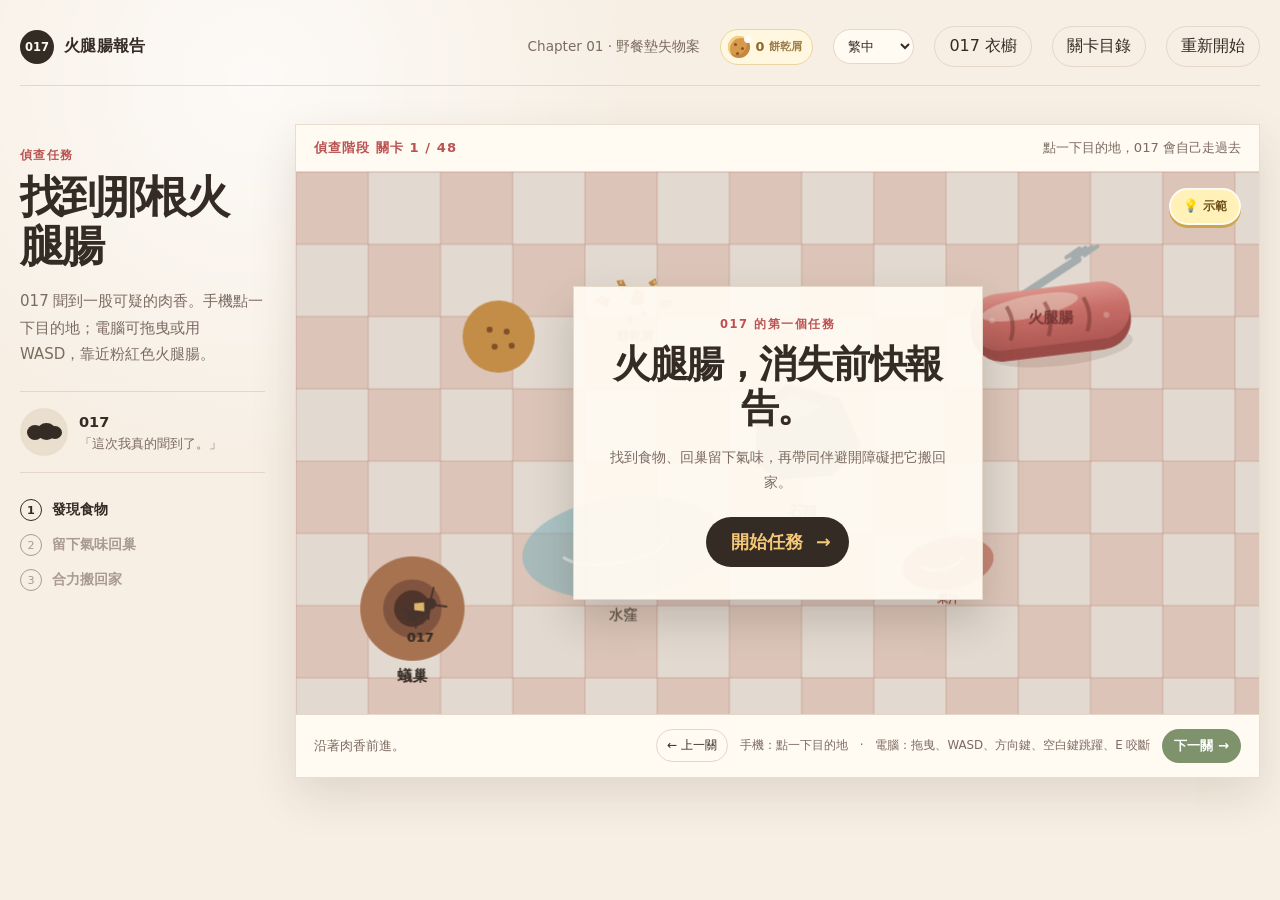
<file: index.html>
<!doctype html>
<html lang="zh-Hant">
  <head>
    <meta charset="UTF-8" />
    <meta name="viewport" content="width=device-width, initial-scale=1.0" />
    <meta name="theme-color" content="#f7efe4" />
    <title>017：火腿腸報告</title>
    <link rel="stylesheet" href="styles.css" />
  </head>
  <body>
    <main class="shell">
      <header class="topbar">
        <a class="brand" href="#" aria-label="重新開始遊戲">
          <span class="brand-mark">017</span>
          <span data-i18n="brandTitle">火腿腸報告</span>
        </a>
        <div class="topbar-note" data-i18n="chapter">Chapter 01 · 野餐墊失物案</div>
        <span class="crumb-bank" id="crumbBank" aria-label="017 的餅乾屑"><i class="crumb-icon" aria-hidden="true"></i><b>0</b><small>餅乾屑</small></span>
        <label class="language-picker" for="languageSelect"><span class="sr-only">Language</span><select id="languageSelect" aria-label="Language"><option value="zh-Hant">繁中</option><option value="en">EN</option><option value="ja">日本語</option></select></label>
        <button class="quiet-button" id="wardrobeButton" type="button">017 衣櫥</button>
        <button class="quiet-button" id="levelMenuButton" type="button" data-i18n="levelMenu">關卡目錄</button>
        <button class="quiet-button" id="resetButton" type="button" data-i18n="restart">重新開始</button>
      </header>

      <section class="game-layout" aria-label="遊戲畫面">
        <aside class="story-panel">
          <p class="eyebrow" id="phaseKicker">偵查任務</p>
          <h1 id="missionTitle">找到那根火腿腸</h1>
          <p class="mission-copy" id="missionCopy">017 聞到一股可疑的肉香。拖曳牠穿過野餐墊，靠近粉紅色火腿腸。</p>
          <div class="character-card">
            <div class="portrait" aria-hidden="true"><span></span><span></span><span></span></div>
            <div>
              <strong>017</strong>
              <p id="characterLine">「這次我真的聞到了。」</p>
            </div>
          </div>
          <div class="objective-list" aria-label="任務進度">
            <div class="objective is-active" id="objectiveFind"><span>1</span><b data-i18n="objectiveFind">發現食物</b></div>
            <div class="objective" id="objectiveReturn"><span>2</span><b data-i18n="objectiveReturn">留下氣味回巢</b></div>
            <div class="objective" id="objectiveCarry"><span>3</span><b data-i18n="objectiveCarry">合力搬回家</b></div>
          </div>
        </aside>

        <section class="game-card">
          <div class="game-head">
            <span class="chapter-label"><span id="canvasLabel">偵查階段</span> <span id="levelIndicator">1 / 8</span></span>
            <span class="hint" id="canvasHint">按住並拖曳 017 移動</span>
          </div>
          <div class="canvas-wrap">
            <canvas id="gameCanvas" width="960" height="540" aria-label="017 火腿腸報告遊戲。拖曳主角螞蟻移動。" tabindex="0"></canvas>
            <button class="demo-button" id="demoButton" type="button">💡 示範</button>
            <button class="jump-button" id="jumpButton" type="button" hidden>跳！</button>
            <button class="bridge-button" id="bridgeButton" type="button" hidden>架橋！</button>
            <button class="bite-button" id="biteButton" type="button" hidden>咬斷！</button>
            <div class="overlay is-visible" id="startOverlay">
              <div class="overlay-paper">
                <p class="eyebrow" data-i18n="introEyebrow">017 的第一個任務</p>
                <h2 data-i18n="introTitle">火腿腸，消失前快報告。</h2>
                <p data-i18n="introCopy">找到食物、回巢留下氣味，再帶同伴避開障礙把它搬回家。</p>
                <button class="play-button" id="startButton" type="button"><span data-i18n="start">開始任務</span> <span>→</span></button>
              </div>
            </div>
            <div class="level-overlay" id="levelOverlay" hidden>
              <div class="level-sheet" role="dialog" aria-modal="true" aria-labelledby="levelMenuTitle">
                <div class="level-sheet-head"><div><p class="eyebrow" data-i18n="levelMenuEyebrow">任務目錄</p><h2 id="levelMenuTitle" data-i18n="levelMenuTitle">選擇要偵查的關卡</h2></div><button class="close-menu" id="closeLevelMenu" type="button" aria-label="Close">×</button></div>
                <div class="level-grid" id="levelGrid"></div>
              </div>
            </div>
            <div class="wardrobe-overlay" id="wardrobeOverlay" hidden>
              <div class="wardrobe-sheet" role="dialog" aria-modal="true" aria-labelledby="wardrobeTitle">
                <div class="level-sheet-head"><div><p class="eyebrow" id="wardrobeEyebrow">017 的衣櫥</p><h2 id="wardrobeTitle">用過關得到的餅乾屑換裝</h2></div><button class="close-menu" id="closeWardrobe" type="button" aria-label="Close">×</button></div>
                <p class="wardrobe-balance" id="wardrobeBalance">目前有 0 枚餅乾屑</p>
                <div class="wardrobe-grid" id="wardrobeGrid"></div>
              </div>
            </div>
          </div>
          <div class="game-foot">
            <span id="liveStatus">準備出巢。</span>
            <div class="foot-actions"><button class="back-button" id="backToMenuButton" type="button">← 關卡目錄</button><span class="control-key" data-i18n="controls">手機：拖曳　·　電腦：拖曳、WASD 或方向鍵</span><button class="next-button" id="nextLevelButton" type="button" hidden>下一關 →</button></div>
          </div>
        </section>
      </section>
    </main>
    <script src="poki-adapter.js"></script>
    <script src="game.js?v=20260802-levels48c"></script>
  </body>
</html>
</file>
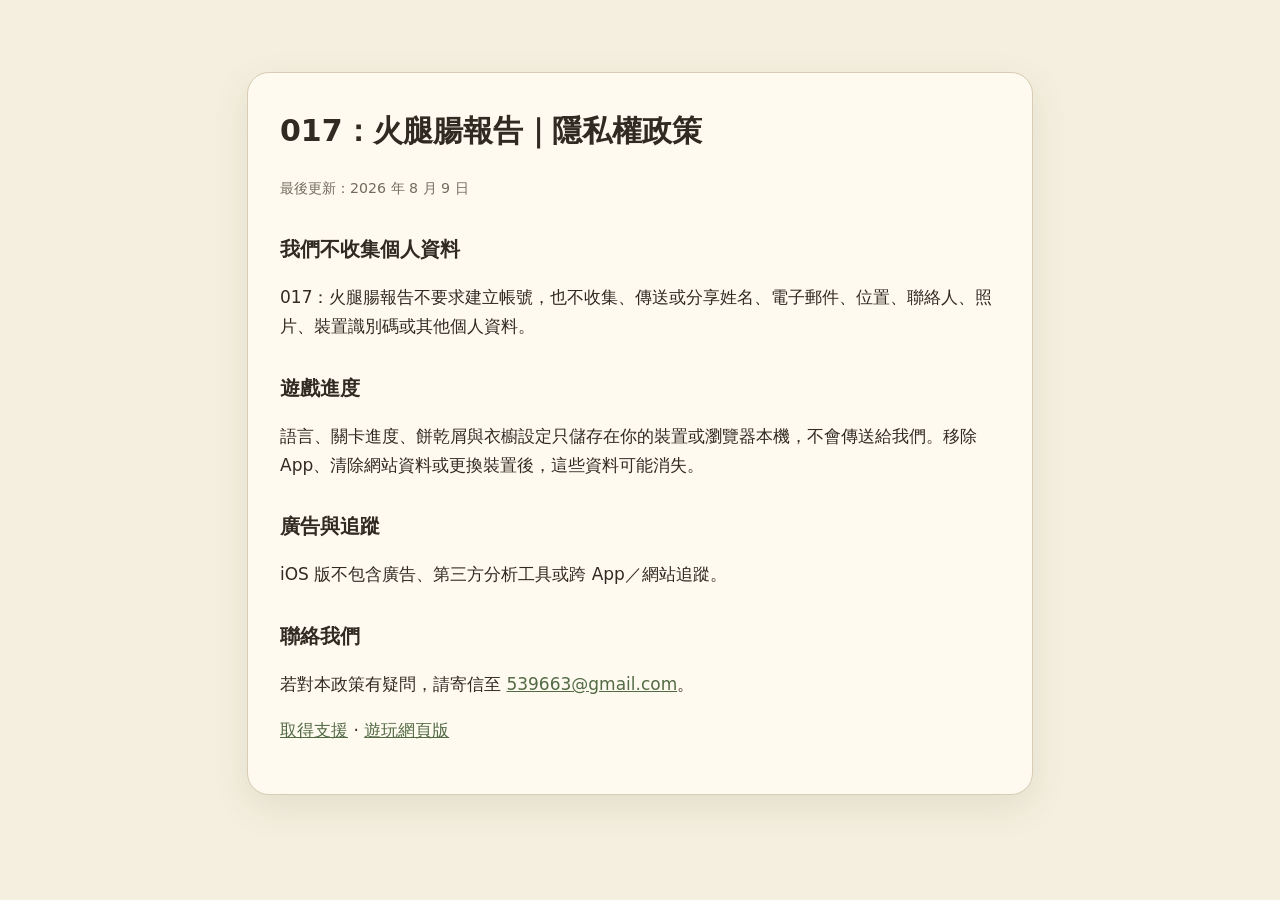
<file: privacy.html>
<!doctype html>
<html lang="zh-Hant">
<head>
  <meta charset="utf-8">
  <meta name="viewport" content="width=device-width,initial-scale=1">
  <title>017：火腿腸報告｜隱私權政策</title>
  <style>body{margin:0;background:#f4efdf;color:#302a22;font:17px/1.7 system-ui,-apple-system,sans-serif}.card{max-width:720px;margin:8vh auto;padding:32px;background:#fffaf0;border:1px solid #d8ccb4;border-radius:22px;box-shadow:0 12px 36px #5c48201a}h1{font-size:30px;margin:0 0 12px}h2{margin-top:30px;font-size:20px}a{color:#536b45}small{color:#746b5e}@media(max-width:760px){.card{margin:0;min-height:100vh;border:0;border-radius:0;box-sizing:border-box;padding:28px 22px}}</style>
</head>
<body><main class="card">
  <h1>017：火腿腸報告｜隱私權政策</h1>
  <p><small>最後更新：2026 年 8 月 9 日</small></p>
  <h2>我們不收集個人資料</h2>
  <p>017：火腿腸報告不要求建立帳號，也不收集、傳送或分享姓名、電子郵件、位置、聯絡人、照片、裝置識別碼或其他個人資料。</p>
  <h2>遊戲進度</h2>
  <p>語言、關卡進度、餅乾屑與衣櫥設定只儲存在你的裝置或瀏覽器本機，不會傳送給我們。移除 App、清除網站資料或更換裝置後，這些資料可能消失。</p>
  <h2>廣告與追蹤</h2>
  <p>iOS 版不包含廣告、第三方分析工具或跨 App／網站追蹤。</p>
  <h2>聯絡我們</h2>
  <p>若對本政策有疑問，請寄信至 <a href="mailto:539663@gmail.com">539663@gmail.com</a>。</p>
  <p><a href="support.html">取得支援</a> · <a href="index.html">遊玩網頁版</a></p>
</main></body></html>
</file>
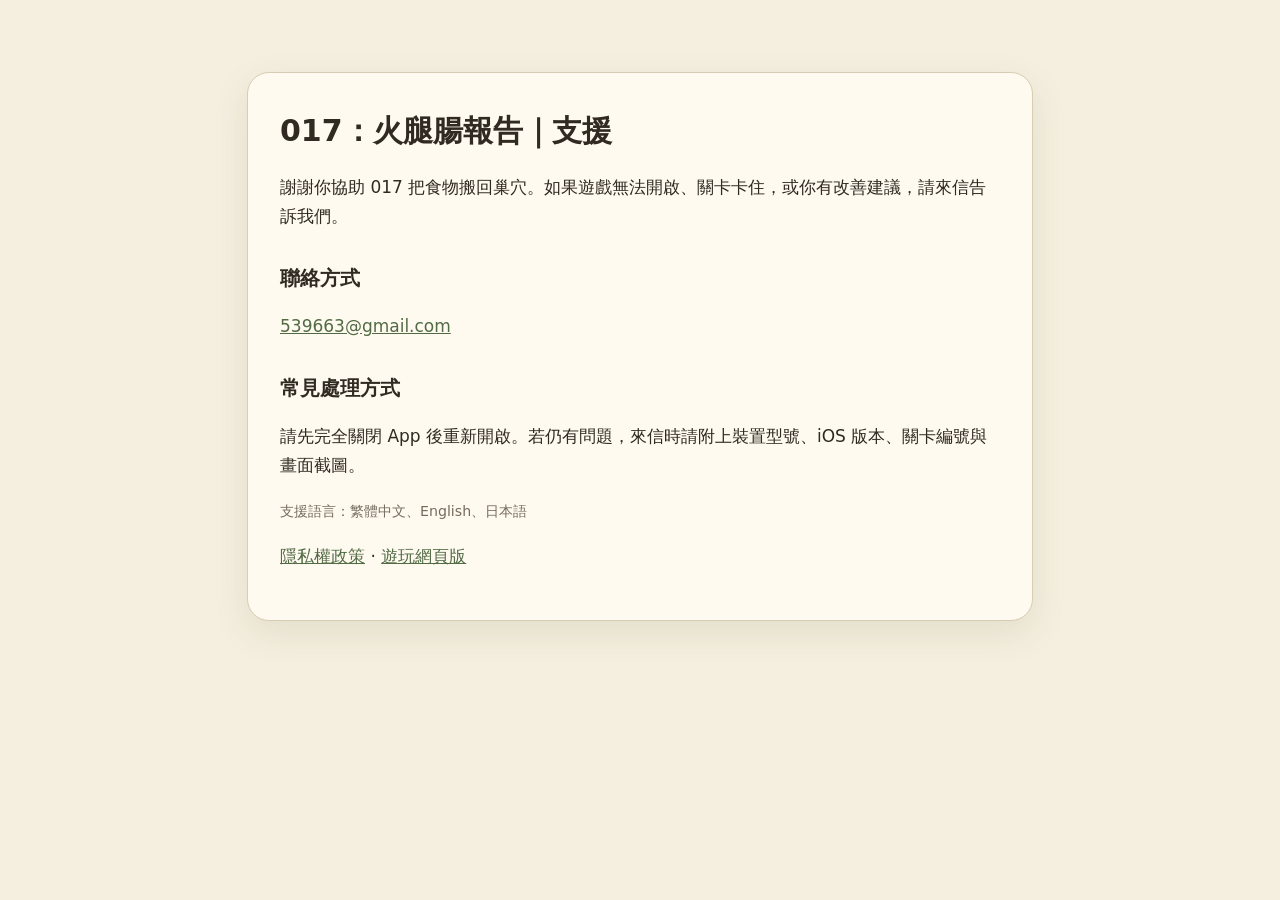
<file: support.html>
<!doctype html>
<html lang="zh-Hant">
<head>
  <meta charset="utf-8">
  <meta name="viewport" content="width=device-width,initial-scale=1">
  <title>017：火腿腸報告｜支援</title>
  <style>body{margin:0;background:#f4efdf;color:#302a22;font:17px/1.7 system-ui,-apple-system,sans-serif}.card{max-width:720px;margin:8vh auto;padding:32px;background:#fffaf0;border:1px solid #d8ccb4;border-radius:22px;box-shadow:0 12px 36px #5c48201a}h1{font-size:30px;margin:0 0 12px}h2{margin-top:30px;font-size:20px}a{color:#536b45}small{color:#746b5e}@media(max-width:760px){.card{margin:0;min-height:100vh;border:0;border-radius:0;box-sizing:border-box;padding:28px 22px}}</style>
</head>
<body><main class="card">
  <h1>017：火腿腸報告｜支援</h1>
  <p>謝謝你協助 017 把食物搬回巢穴。如果遊戲無法開啟、關卡卡住，或你有改善建議，請來信告訴我們。</p>
  <h2>聯絡方式</h2>
  <p><a href="mailto:539663@gmail.com">539663@gmail.com</a></p>
  <h2>常見處理方式</h2>
  <p>請先完全關閉 App 後重新開啟。若仍有問題，來信時請附上裝置型號、iOS 版本、關卡編號與畫面截圖。</p>
  <p><small>支援語言：繁體中文、English、日本語</small></p>
  <p><a href="privacy.html">隱私權政策</a> · <a href="index.html">遊玩網頁版</a></p>
</main></body></html>
</file>
<file: styles.css>
:root {
  --ink: #342b25;
  --muted: #7c6b61;
  --paper: #fffaf2;
  --cream: #f7efe4;
  --line: #e5d6c7;
  --rose: #d97872;
  --rose-dark: #b95251;
  --moss: #7e936c;
  --gold: #d8a34e;
  --shadow: rgba(69, 46, 32, .13);
}

* { box-sizing: border-box; }
.sr-only { position: absolute; width: 1px; height: 1px; padding: 0; margin: -1px; overflow: hidden; clip: rect(0, 0, 0, 0); white-space: nowrap; border: 0; }
html { background: var(--cream); }
body {
  min-width: 320px;
  margin: 0;
  color: var(--ink);
  background: radial-gradient(circle at 20% 10%, rgba(255,255,255,.7), transparent 30%), var(--cream);
  font-family: ui-rounded, "SF Pro Rounded", "PingFang TC", "Noto Sans TC", system-ui, sans-serif;
}
button, a { font: inherit; }
button { cursor: pointer; }
.shell { width: min(1320px, calc(100% - 40px)); margin: 0 auto; padding: 26px 0 42px; }
.topbar { min-height: 48px; display: flex; align-items: center; gap: 20px; border-bottom: 1px solid var(--line); padding-bottom: 18px; }
.brand { display: inline-flex; align-items: center; gap: 10px; color: var(--ink); text-decoration: none; font-weight: 700; letter-spacing: .02em; }
.brand-mark { display: grid; place-items: center; width: 34px; height: 34px; border-radius: 50%; background: var(--ink); color: var(--paper); font-size: .72rem; letter-spacing: 0; }
.topbar-note { margin-left: auto; color: var(--muted); font-size: .85rem; }
.crumb-bank { display: inline-flex; align-items: center; gap: 5px; white-space: nowrap; border: 1px solid #ead6a3; border-radius: 99px; padding: 6px 10px 6px 7px; background: #fff7df; color: #8c672b; font-size: .8rem; font-weight: 800; }
.crumb-bank small { color: #9a7a45; font-size: .68rem; font-weight: 700; }
.crumb-icon { position: relative; display: inline-block; width: 22px; height: 22px; border-radius: 50%; background: #d79a4c; box-shadow: inset -3px -3px 0 rgba(128,75,30,.24), inset 2px 2px 0 rgba(255,229,157,.7); }
.crumb-icon::before, .crumb-icon::after { content: ''; position: absolute; width: 3px; height: 3px; border-radius: 50%; background: #8a542b; }
.crumb-icon::before { left: 6px; top: 7px; box-shadow: 7px 4px #8a542b, 2px 9px #8a542b; }
.crumb-icon::after { right: -2px; top: -1px; width: 8px; height: 8px; background: var(--paper); border-radius: 50%; }
.quiet-button { border: 1px solid var(--line); color: var(--ink); background: transparent; border-radius: 99px; padding: 9px 14px; }
.quiet-button:hover { background: var(--paper); }
.language-picker select { border: 1px solid var(--line); border-radius: 99px; padding: 8px 10px; color: var(--ink); background: var(--paper); font: inherit; font-size: .82rem; }

.game-layout { display: grid; grid-template-columns: 245px minmax(0, 1fr); gap: 30px; padding-top: 38px; }
.story-panel { padding: 24px 0; }
.eyebrow { margin: 0 0 10px; color: var(--rose-dark); font-weight: 700; letter-spacing: .13em; font-size: .72rem; }
h1 { margin: 0; max-width: 9ch; font-size: clamp(2rem, 3.4vw, 3.35rem); line-height: 1.12; letter-spacing: -.06em; }
.mission-copy { margin: 18px 0 24px; color: var(--muted); font-size: .94rem; line-height: 1.75; }
.character-card { display: grid; grid-template-columns: 48px 1fr; gap: 11px; align-items: center; border-top: 1px solid var(--line); border-bottom: 1px solid var(--line); padding: 16px 0; }
.character-card strong { font-size: .91rem; }
.character-card p { margin: 4px 0 0; color: var(--muted); font-size: .8rem; line-height: 1.35; }
.portrait { position: relative; width: 48px; height: 48px; border-radius: 50%; background: #eadfcf; overflow: hidden; }
.portrait span { position: absolute; display: block; background: var(--ink); border-radius: 50%; }
.portrait span:nth-child(1) { width: 16px; height: 15px; left: 7px; top: 17px; }
.portrait span:nth-child(2) { width: 19px; height: 17px; left: 17px; top: 15px; }
.portrait span:nth-child(3) { width: 14px; height: 13px; left: 28px; top: 18px; }
.objective-list { display: grid; gap: 13px; padding-top: 26px; font-size: .85rem; }
.objective { display: flex; align-items: center; gap: 10px; color: #a99b90; }
.objective span { display: grid; place-items: center; width: 22px; height: 22px; border: 1px solid currentColor; border-radius: 50%; font-size: .7rem; }
.objective.is-active { color: var(--ink); font-weight: 700; }
.objective.is-done { color: var(--moss); }
.objective.is-done span { border-color: var(--moss); background: var(--moss); color: white; }

.game-card { min-width: 0; background: var(--paper); border: 1px solid rgba(229, 214, 199, .8); box-shadow: 0 18px 42px var(--shadow); }
.game-head, .game-foot { display: flex; justify-content: space-between; gap: 16px; align-items: center; padding: 14px 18px; font-size: .82rem; }
.foot-actions { display: flex; align-items: center; gap: 12px; }
.game-head { border-bottom: 1px solid var(--line); }
.game-foot { border-top: 1px solid var(--line); color: var(--muted); }
.chapter-label { color: var(--rose-dark); font-weight: 800; letter-spacing: .08em; }
.hint { color: var(--muted); }
.canvas-wrap { position: relative; overflow: hidden; }
#gameCanvas { display: block; width: 100%; height: auto; aspect-ratio: 16 / 9; touch-action: none; outline: none; }
#gameCanvas:focus-visible { outline: 3px solid var(--gold); outline-offset: -3px; }
.demo-button { position: absolute; right: 18px; top: 16px; z-index: 3; border: 2px solid var(--paper); border-radius: 99px; padding: 8px 12px; background: #fff1b8; color: #70501b; box-shadow: 0 3px 0 #cba64a; font-weight: 800; font-size: .78rem; }
.demo-button:active { transform: translateY(3px); box-shadow: none; }
.jump-button { position: absolute; right: 18px; bottom: 16px; z-index: 3; border: 3px solid var(--paper); border-radius: 50%; width: 66px; height: 66px; background: var(--gold); color: var(--ink); box-shadow: 0 5px 0 #a77532; font-weight: 800; font-size: .9rem; }
.jump-button:active { transform: translateY(4px); box-shadow: 0 1px 0 #a77532; }
.bridge-button { position: absolute; right: 18px; bottom: 16px; z-index: 3; border: 3px solid var(--paper); border-radius: 50%; width: 66px; height: 66px; background: var(--moss); color: var(--paper); box-shadow: 0 5px 0 #596d49; font-weight: 800; font-size: .78rem; }
.bridge-button:active { transform: translateY(4px); box-shadow: 0 1px 0 #596d49; }
.bite-button { position: absolute; left: 18px; bottom: 16px; z-index: 3; border: 3px solid var(--paper); border-radius: 50%; width: 66px; height: 66px; background: var(--rose); color: var(--paper); box-shadow: 0 5px 0 var(--rose-dark); font-weight: 800; font-size: .8rem; }
.bite-button:active { transform: translateY(4px); box-shadow: 0 1px 0 var(--rose-dark); }
.overlay { position: absolute; inset: 0; display: grid; place-items: center; padding: 24px; opacity: 0; pointer-events: none; transition: opacity .35s ease; background: rgba(52, 43, 37, .12); }
.overlay.is-visible { opacity: 1; pointer-events: auto; }
.level-overlay { position: absolute; z-index: 5; inset: 0; display: grid; place-items: center; padding: 20px; background: rgba(52,43,37,.26); }
.level-overlay[hidden] { display: none !important; }
.wardrobe-overlay { position: absolute; z-index: 6; inset: 0; display: grid; place-items: center; padding: 20px; background: rgba(52,43,37,.3); }
.wardrobe-overlay[hidden] { display: none !important; }
.level-sheet { width: min(610px, 100%); max-height: calc(100% - 10px); overflow: auto; background: var(--paper); padding: 24px; box-shadow: 0 20px 40px rgba(52,43,37,.22); }
.wardrobe-sheet { width: min(680px, 100%); max-height: calc(100% - 10px); overflow: auto; background: var(--paper); padding: 24px; box-shadow: 0 20px 40px rgba(52,43,37,.22); }
.level-sheet-head { display: flex; align-items: start; justify-content: space-between; gap: 18px; }
.level-sheet h2 { margin: 0; font-size: 1.55rem; line-height: 1.2; letter-spacing: -.04em; }
.close-menu { border: 0; background: transparent; color: var(--muted); font-size: 1.7rem; line-height: 1; }
.level-grid { display: grid; grid-template-columns: repeat(2, minmax(0, 1fr)); gap: 10px; margin-top: 20px; }
.level-choice { display: grid; grid-template-columns: 42px 1fr; gap: 10px; align-items: center; border: 1px solid var(--line); background: transparent; color: var(--ink); padding: 11px; text-align: left; }
.level-choice:hover, .level-choice:focus-visible { border-color: var(--rose); background: #fff5ee; outline: 0; }
.level-choice.is-complete { border-color: #b8cba7; background: #f7fbf2; }
.level-choice.is-complete .level-number { background: var(--moss); color: white; }
.level-number { display: grid; place-items: center; width: 38px; height: 38px; border-radius: 50%; background: var(--cream); color: var(--rose-dark); font-weight: 800; }
.level-choice strong, .level-choice small { display: block; }
.level-choice small { margin-top: 3px; color: var(--muted); font-size: .72rem; }
.wardrobe-balance { margin: 14px 0 0; color: var(--muted); font-size: .88rem; }
.wardrobe-grid { display: grid; grid-template-columns: repeat(2, minmax(0, 1fr)); gap: 12px; margin-top: 18px; }
.outfit-card { display: grid; grid-template-columns: 62px 1fr; gap: 10px; align-items: center; padding: 12px; border: 1px solid var(--line); background: #fffdf8; text-align: left; }
.outfit-card.is-equipped { border-color: var(--moss); background: #f4f8ef; }
.outfit-icon { display: grid; place-items: center; width: 58px; height: 58px; border-radius: 50%; background: var(--cream); color: var(--ink); font-size: 1.55rem; }
.outfit-card strong, .outfit-card small { display: block; }
.outfit-card small { margin-top: 3px; color: var(--muted); font-size: .72rem; line-height: 1.35; }
.outfit-card button { grid-column: 2; justify-self: start; margin-top: 3px; border: 0; border-radius: 99px; padding: 6px 10px; background: var(--ink); color: var(--paper); font-size: .72rem; font-weight: 800; }
.outfit-card.is-equipped button { background: var(--moss); }
.outfit-card button:disabled { background: #b5aaa0; cursor: not-allowed; }
.overlay-paper { max-width: 410px; text-align: center; padding: 30px 34px 32px; border: 1px solid rgba(229,214,199,.9); background: rgba(255,250,242,.95); box-shadow: 0 20px 40px rgba(52,43,37,.2); }
.overlay-paper h2 { margin: 0; font-size: clamp(1.5rem, 3vw, 2.35rem); line-height: 1.18; letter-spacing: -.04em; }
.overlay-paper > p:not(.eyebrow) { color: var(--muted); line-height: 1.7; font-size: .9rem; }
.play-button { margin-top: 8px; border: 0; background: var(--ink); color: var(--paper); padding: 13px 18px; border-radius: 99px; font-weight: 700; }
.play-button span { margin-left: 7px; color: #f5c879; font-size: 1.1em; }
.play-button:hover { transform: translateY(-1px); background: var(--rose-dark); }
.control-key { font-size: .74rem; }
.next-button { border: 0; border-radius: 99px; padding: 8px 12px; background: var(--moss); color: white; font-weight: 700; }
.back-button { border: 1px solid var(--line); border-radius: 99px; padding: 7px 10px; background: transparent; color: var(--ink); font-size: .76rem; }

@media (max-width: 820px) {
  .shell { width: min(100% - 24px, 720px); padding-top: 16px; }
  .topbar { gap: 8px; flex-wrap: wrap; }
  .brand { margin-right: auto; }
  .crumb-bank { padding: 5px 8px 5px 5px; }
  .crumb-bank small { display: none; }
  .quiet-button { padding: 7px 10px; font-size: .78rem; }
  .topbar-note { display: none; }
  .game-layout { grid-template-columns: 1fr; gap: 8px; padding-top: 18px; }
  .story-panel { padding: 10px 0 14px; }
  h1 { max-width: none; font-size: 2.05rem; }
  .mission-copy { margin: 9px 0 14px; }
  .character-card, .objective-list { display: none; }
  .game-head, .game-foot { padding: 11px 12px; }
  .level-grid { grid-template-columns: 1fr; }
  .wardrobe-grid { grid-template-columns: 1fr; }
  .level-sheet { padding: 18px; }
  .control-key { display: none; }
}

@media (prefers-reduced-motion: reduce) { *, *::before, *::after { transition-duration: 0.01ms !important; animation-duration: 0.01ms !important; } }
</file>
